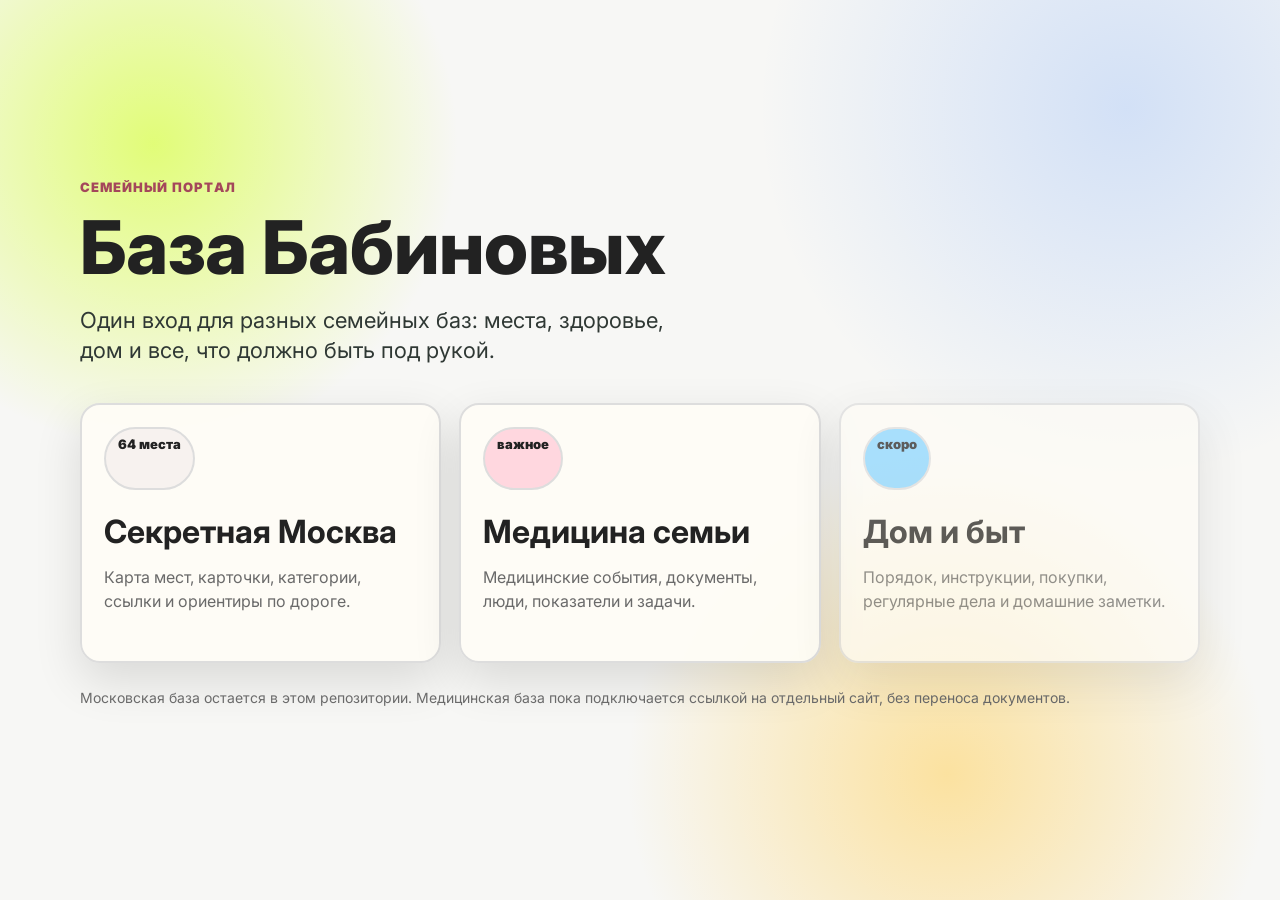
<file: index.html>
<!doctype html>
<html lang="ru">
  <head>
    <meta charset="utf-8" />
    <meta name="viewport" content="width=device-width, initial-scale=1" />
    <title>База Бабиновых</title>
    <link rel="stylesheet" href="./site/tokens.css?v=calm-40" />
    <link rel="stylesheet" href="./site/landing.css?v=calm-40" />
  </head>
  <body>
    <main class="portal-shell">
      <section class="portal-hero">
        <p class="portal-eyebrow">семейный портал</p>
        <h1 class="portal-title">База Бабиновых</h1>
        <p class="portal-lead">Один вход для разных семейных баз: места, здоровье, дом и все, что должно быть под рукой.</p>

        <div class="portal-grid" aria-label="Разделы">
          <a class="base-card" href="./site/?v=calm-40">
            <span>64 места</span>
            <strong>Секретная Москва</strong>
            <p>Карта мест, карточки, категории, ссылки и ориентиры по дороге.</p>
          </a>

          <a class="base-card medical" href="https://ulyana19svlv.github.io/MedsDataBase/">
            <span>важное</span>
            <strong>Медицина семьи</strong>
            <p>Медицинские события, документы, люди, показатели и задачи.</p>
          </a>

          <article class="base-card home" aria-label="Дом и быт">
            <span>скоро</span>
            <strong>Дом и быт</strong>
            <p>Порядок, инструкции, покупки, регулярные дела и домашние заметки.</p>
          </article>
        </div>

        <p class="portal-note">Московская база остается в этом репозитории. Медицинская база пока подключается ссылкой на отдельный сайт, без переноса документов.</p>
      </section>
    </main>
  </body>
</html>
</file>
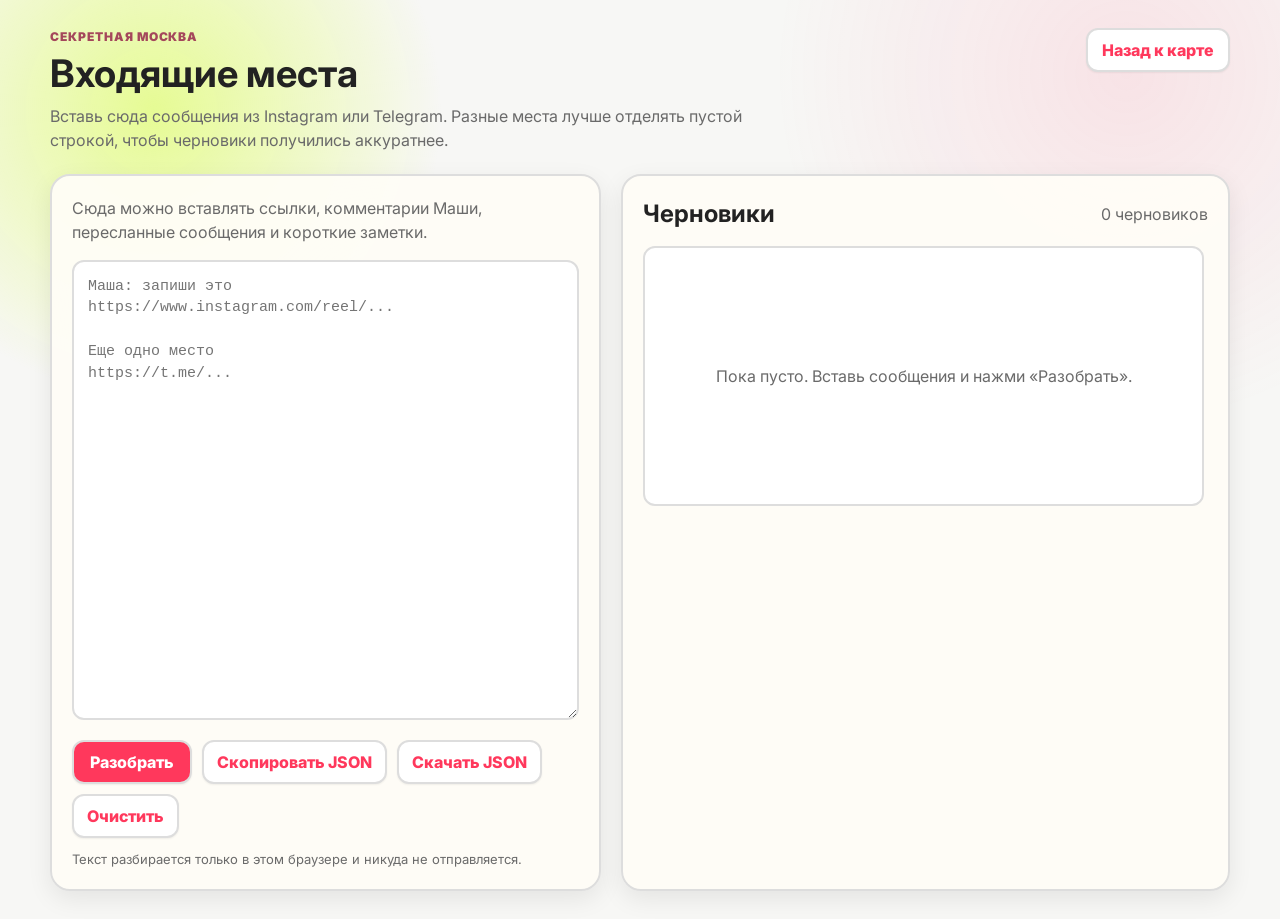
<file: site/inbox.html>
﻿<!doctype html>
<html lang="ru">
  <head>
    <meta charset="utf-8" />
    <meta name="viewport" content="width=device-width, initial-scale=1" />
    <title>Входящие - Секретная Москва</title>
    <link rel="stylesheet" href="./tokens.css?v=map-first-2" />
    <link rel="stylesheet" href="./inbox.css?v=map-first-2" />
  </head>
  <body>
    <main class="page">
      <header class="topbar">
        <div>
          <p class="eyebrow">Секретная Москва</p>
          <h1>Входящие места</h1>
          <p class="lead">Вставь сюда сообщения из Instagram или Telegram. Разные места лучше отделять пустой строкой, чтобы черновики получились аккуратнее.</p>
        </div>
        <a class="back-link" href="./">Назад к карте</a>
      </header>

      <div class="workspace">
        <section class="panel input-panel">
          <p>Сюда можно вставлять ссылки, комментарии Маши, пересланные сообщения и короткие заметки.</p>
          <textarea id="inboxText" placeholder="Маша: запиши это&#10;https://www.instagram.com/reel/...&#10;&#10;Еще одно место&#10;https://t.me/..."></textarea>
          <div class="actions">
            <button class="primary-button" id="parseInboxButton">Разобрать</button>
            <button class="secondary-button" id="copyInboxButton">Скопировать JSON</button>
            <button class="secondary-button" id="downloadInboxButton">Скачать JSON</button>
            <button class="secondary-button" id="clearInboxButton">Очистить</button>
          </div>
          <p class="privacy-note">Текст разбирается только в этом браузере и никуда не отправляется.</p>
        </section>

        <section class="panel output-panel">
          <div class="output-head">
            <h2>Черновики</h2>
            <p class="meta-line" id="inboxCountLabel">0 черновиков</p>
          </div>
          <div class="draft-list" id="inboxDraftList">
            <div class="empty-state">Пока пусто. Вставь сообщения и нажми «Разобрать».</div>
          </div>
        </section>
      </div>
    </main>

    <script>
      const INBOX_URL_RE = /https?:\/\/[^\s)>\]"']+/gi;
      const state = { drafts: [] };

      const elements = {
        clearButton: document.querySelector("#clearInboxButton"),
        copyButton: document.querySelector("#copyInboxButton"),
        countLabel: document.querySelector("#inboxCountLabel"),
        downloadButton: document.querySelector("#downloadInboxButton"),
        draftList: document.querySelector("#inboxDraftList"),
        parseButton: document.querySelector("#parseInboxButton"),
        text: document.querySelector("#inboxText")
      };

      function cleanUrl(url) {
        return url.trim().replace(/[.,;]+$/, "");
      }

      function splitBlocks(text) {
        return text
          .trim()
          .split(/\n\s*\n+/)
          .map((block) => block.split("\n").map((line) => line.trim()).filter(Boolean).join("\n"))
          .filter(Boolean);
      }

      function guessCategory(text) {
        const lower = text.toLowerCase();
        const checks = [
          ["рестораны и кафе", ["кафе", "кофе", "ресторан", "бар", "завтрак", "ужин", "еда"]],
          ["музеи и выставки", ["музей", "выстав", "галере", "павильон", "экспози"]],
          ["парки и прогулки", ["парк", "сад", "прогул", "набереж", "трамвайчик"]],
          ["спорт и активность", ["йога", "спорт", "батут", "падел", "фитнес", "клуб"]],
          ["мастер-классы", ["мастер", "студия", "рисован", "шить", "гончар", "керамик"]],
          ["пространства", ["пространство", "лофт", "холл", "ателье"]],
          ["спа и красота", ["спа", "массаж", "салон", "уход"]],
          ["события", ["событие", "концерт", "игра", "лото", "фестиваль"]]
        ];
        const found = checks.find(([, words]) => words.some((word) => lower.includes(word)));
        return found ? found[0] : "не разобрано";
      }

      function guessSource(urls) {
        const joined = urls.join(" ").toLowerCase();
        if (joined.includes("instagram.com")) return "instagram";
        if (joined.includes("t.me") || joined.includes("telegram")) return "telegram";
        return urls.length ? "link" : "text";
      }

      function titleFromBlock(block, urls) {
        const lines = block.split("\n").map((line) => line.trim()).filter(Boolean);
        const nonUrlLine = lines.find((line) => {
          INBOX_URL_RE.lastIndex = 0;
          return !INBOX_URL_RE.test(line);
        });
        if (nonUrlLine) return nonUrlLine.replace(/^(маша|masha|я|me)\s*:\s*/i, "").slice(0, 90);
        if (urls[0]) return urls[0].replace(/^https?:\/\//i, "").split("?")[0].slice(0, 90);
        return "Новое место";
      }

      async function makeId(text) {
        const data = new TextEncoder().encode(text);
        const hash = await crypto.subtle.digest("SHA-1", data);
        return "inbox-" + Array.from(new Uint8Array(hash))
          .slice(0, 6)
          .map((byte) => byte.toString(16).padStart(2, "0"))
          .join("");
      }

      async function parseInbox(text) {
        const createdAt = new Date().toISOString();
        const drafts = [];
        for (const block of splitBlocks(text)) {
          INBOX_URL_RE.lastIndex = 0;
          const urls = Array.from(new Set((block.match(INBOX_URL_RE) || []).map(cleanUrl)));
          drafts.push({
            id: await makeId(block),
            status: "new",
            source: guessSource(urls),
            title: titleFromBlock(block, urls),
            raw_text: block,
            urls,
            category_guess: guessCategory(block),
            notes: "",
            created_at: createdAt
          });
        }
        return drafts;
      }

      function escapeHtml(value) {
        return String(value)
          .replace(/&/g, "&amp;")
          .replace(/</g, "&lt;")
          .replace(/>/g, "&gt;")
          .replace(/"/g, "&quot;")
          .replace(/'/g, "&#39;");
      }

      function jsonText() {
        return JSON.stringify(state.drafts, null, 2);
      }

      function renderDrafts() {
        elements.countLabel.textContent = `${state.drafts.length} черновиков`;
        if (!state.drafts.length) {
          elements.draftList.innerHTML = '<div class="empty-state">Пока пусто. Вставь сообщения и нажми «Разобрать».</div>';
          return;
        }

        elements.draftList.innerHTML = state.drafts.map((draft) => `
          <article class="draft-card">
            <h3>${escapeHtml(draft.title)}</h3>
            <div class="draft-meta">
              <span>${escapeHtml(draft.source)}</span>
              <span>${escapeHtml(draft.category_guess)}</span>
              <span>${escapeHtml(draft.status)}</span>
            </div>
            <pre>${escapeHtml(draft.raw_text)}</pre>
          </article>
        `).join("");
      }

      function downloadJson() {
        const blob = new Blob([jsonText()], { type: "application/json" });
        const url = URL.createObjectURL(blob);
        const link = document.createElement("a");
        link.href = url;
        link.download = "places_inbox.json";
        link.click();
        URL.revokeObjectURL(url);
      }

      elements.parseButton.addEventListener("click", async () => {
        state.drafts = await parseInbox(elements.text.value);
        renderDrafts();
      });

      elements.copyButton.addEventListener("click", async () => {
        await navigator.clipboard.writeText(jsonText());
      });

      elements.downloadButton.addEventListener("click", downloadJson);

      elements.clearButton.addEventListener("click", () => {
        elements.text.value = "";
        state.drafts = [];
        renderDrafts();
      });
    </script>
  </body>
</html>
</file>
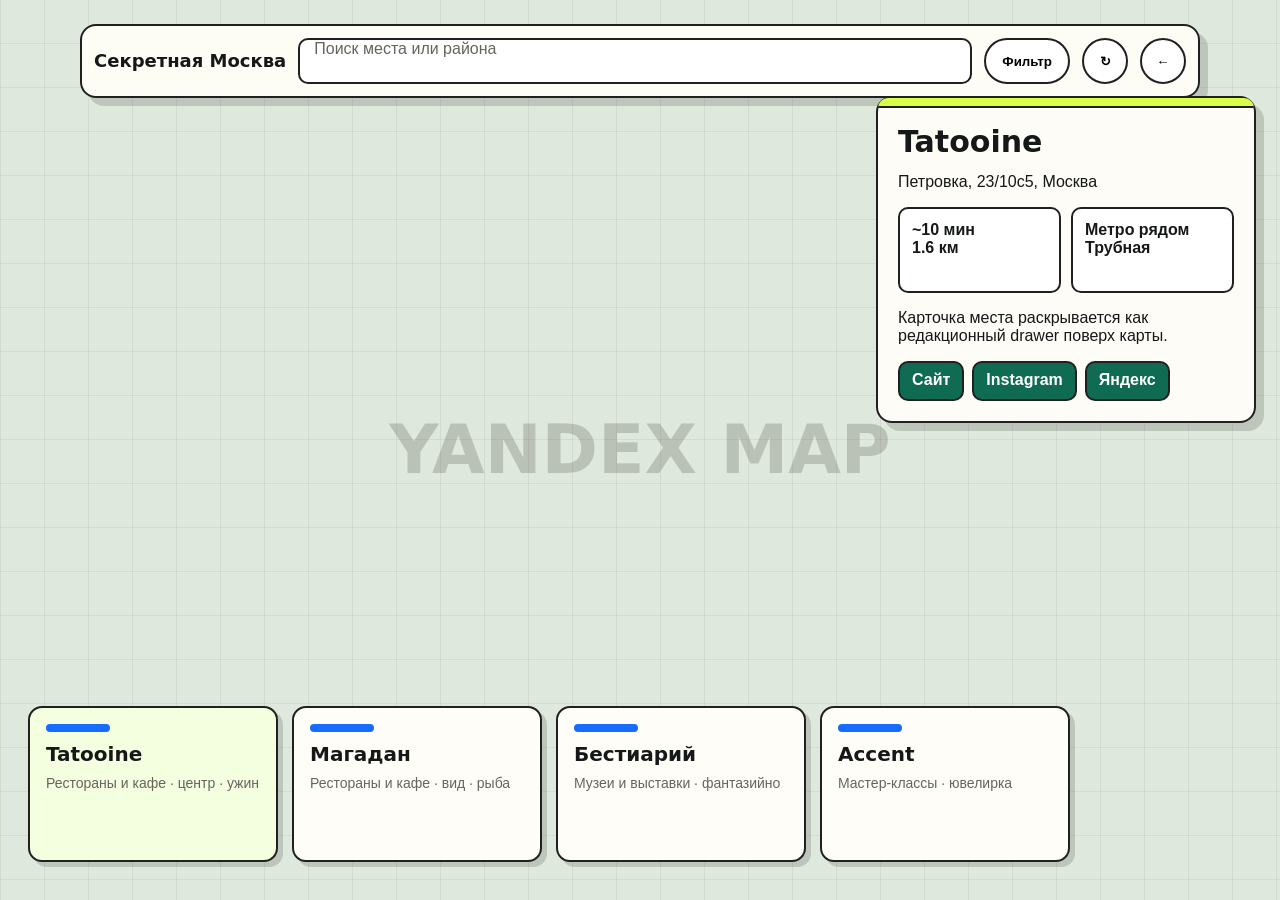
<file: .kombai/resources/wireframe-map-first.html>
<!doctype html>
<html lang="ru">
  <head>
    <meta charset="utf-8" />
    <meta name="viewport" content="width=device-width, initial-scale=1" />
    <title>Wireframe: Secret Moscow Map First</title>
    <style>
      :root {
        --bg: #fff8ec;
        --surface: #fffdf7;
        --text: #151718;
        --muted: #67645d;
        --border: #202020;
        --primary: #0f6b52;
        --accent: #ff4f7b;
        --support: #d9ff48;
        --info: #156cff;
        --shadow: 8px 8px 0 rgba(21, 23, 24, 0.16);
        --display: "Arial Black", system-ui, sans-serif;
        --body: "Segoe UI", Arial, sans-serif;
      }

      * { box-sizing: border-box; }

      body {
        margin: 0;
        background: var(--bg);
        color: var(--text);
        font-family: var(--body);
      }

      .frame {
        position: relative;
        min-height: 100vh;
        overflow: hidden;
        padding: 24px;
        background:
          linear-gradient(90deg, rgba(21, 23, 24, 0.06) 1px, transparent 1px) 0 0 / 44px 44px,
          linear-gradient(0deg, rgba(21, 23, 24, 0.06) 1px, transparent 1px) 0 0 / 44px 44px,
          #dfe8dc;
      }

      .map-label {
        position: absolute;
        inset: 0;
        display: grid;
        place-items: center;
        color: rgba(21, 23, 24, 0.18);
        font: 800 68px/1 var(--display);
        text-transform: uppercase;
      }

      .floating-header {
        position: relative;
        z-index: 2;
        display: grid;
        grid-template-columns: auto minmax(220px, 1fr) auto auto auto;
        gap: 12px;
        align-items: center;
        width: min(1120px, 100%);
        margin: 0 auto;
        padding: 12px;
        border: 2px solid var(--border);
        border-radius: 16px;
        background: rgba(255, 253, 247, 0.94);
        box-shadow: var(--shadow);
      }

      .logo {
        font: 800 18px/1 var(--display);
      }

      .search {
        min-height: 46px;
        border: 2px solid var(--border);
        border-radius: 10px;
        padding: 0 14px;
        background: #fff;
        color: var(--muted);
      }

      .chip,
      .icon {
        min-height: 46px;
        border: 2px solid var(--border);
        border-radius: 999px;
        background: #fff;
        font-weight: 800;
      }

      .chip {
        padding: 0 16px;
      }

      .icon {
        width: 46px;
      }

      .card-rail {
        position: absolute;
        left: 24px;
        right: 24px;
        bottom: 24px;
        z-index: 2;
        display: flex;
        gap: 14px;
        overflow: hidden;
        padding: 4px 4px 14px;
      }

      .place-card {
        flex: 0 0 250px;
        min-height: 156px;
        padding: 16px;
        border: 2px solid var(--border);
        border-radius: 14px;
        background: var(--surface);
        box-shadow: 5px 5px 0 rgba(21, 23, 24, 0.16);
      }

      .place-card::before {
        content: "";
        display: block;
        width: 64px;
        height: 8px;
        margin-bottom: 12px;
        border-radius: 999px;
        background: var(--info);
      }

      .place-card.active {
        background: #f4ffdf;
      }

      .place-card h3 {
        margin: 0 0 10px;
        font: 800 20px/1.05 var(--display);
      }

      .place-card p {
        margin: 0;
        color: var(--muted);
        font-size: 14px;
      }

      .drawer {
        position: absolute;
        right: 24px;
        top: 96px;
        z-index: 3;
        width: 380px;
        padding: 20px;
        border: 2px solid var(--border);
        border-radius: 16px;
        background: rgba(255, 253, 247, 0.96);
        box-shadow: var(--shadow);
      }

      .drawer .accent {
        height: 10px;
        margin: -20px -20px 18px;
        border-bottom: 2px solid var(--border);
        border-radius: 14px 14px 0 0;
        background: var(--support);
      }

      .drawer h2 {
        margin: 0 0 10px;
        font: 800 30px/1.04 var(--display);
      }

      .meta-grid {
        display: grid;
        grid-template-columns: 1fr 1fr;
        gap: 10px;
        margin: 16px 0;
      }

      .meta {
        min-height: 86px;
        padding: 12px;
        border: 2px solid var(--border);
        border-radius: 10px;
        background: #fff;
        font-weight: 800;
      }

      .links {
        display: flex;
        gap: 8px;
        flex-wrap: wrap;
      }

      .links span {
        min-height: 40px;
        padding: 8px 12px;
        border: 2px solid var(--border);
        border-radius: 10px;
        background: var(--primary);
        color: #fff;
        font-weight: 800;
      }

      @media (max-width: 760px) {
        .frame {
          padding: 14px;
          min-height: 100svh;
        }

        .floating-header {
          grid-template-columns: 1fr auto auto;
        }

        .search {
          grid-column: 1 / -1;
          order: 2;
        }

        .chip {
          display: none;
        }

        .drawer {
          left: 10px;
          right: 10px;
          top: auto;
          bottom: 96px;
          width: auto;
        }

        .card-rail {
          left: 10px;
          right: 10px;
          bottom: 10px;
        }
      }
    </style>
  </head>
  <body>
    <main class="frame">
      <div class="map-label">Yandex Map</div>

      <header class="floating-header">
        <div class="logo">Секретная Москва</div>
        <div class="search">Поиск места или района</div>
        <button class="chip">Фильтр</button>
        <button class="icon">↻</button>
        <button class="icon">←</button>
      </header>

      <aside class="drawer">
        <div class="accent"></div>
        <h2>Tatooine</h2>
        <p>Петровка, 23/10с5, Москва</p>
        <div class="meta-grid">
          <div class="meta">~10 мин<br />1.6 км</div>
          <div class="meta">Метро рядом<br />Трубная</div>
        </div>
        <p>Карточка места раскрывается как редакционный drawer поверх карты.</p>
        <div class="links">
          <span>Сайт</span>
          <span>Instagram</span>
          <span>Яндекс</span>
        </div>
      </aside>

      <section class="card-rail" aria-label="Карточки мест">
        <article class="place-card active">
          <h3>Tatooine</h3>
          <p>Рестораны и кафе · центр · ужин</p>
        </article>
        <article class="place-card">
          <h3>Магадан</h3>
          <p>Рестораны и кафе · вид · рыба</p>
        </article>
        <article class="place-card">
          <h3>Бестиарий</h3>
          <p>Музеи и выставки · фантазийно</p>
        </article>
        <article class="place-card">
          <h3>Accent</h3>
          <p>Мастер-классы · ювелирка</p>
        </article>
      </section>
    </main>
  </body>
</html>
</file>
<file: site/tokens.css>
@import url("https://fonts.googleapis.com/css2?family=Inter:wght@400;500;600;700;800&display=swap&subset=cyrillic");

:root {
  color-scheme: light;
  --color-bg: #f7f7f5;
  --color-surface: #fbfaf8;
  --color-surface-strong: #ffffff;
  --color-text: #222222;
  --color-muted: #6a6a6a;
  --color-border: #dddddd;
  --color-primary: #ff385c;
  --color-accent: #ff385c;
  --color-support: #f7f2ef;
  --color-info: #315f72;
  --color-warm: #f1ebe5;
  --font-display: "Inter", -apple-system, BlinkMacSystemFont, "Segoe UI", sans-serif;
  --font-body: "Inter", -apple-system, BlinkMacSystemFont, "Segoe UI", sans-serif;
  --radius-sm: 8px;
  --radius-md: 12px;
  --radius-lg: 20px;
  --shadow-sm: 0 1px 2px rgba(0, 0, 0, 0.06);
  --shadow-md: 0 8px 24px rgba(0, 0, 0, 0.08);
  --shadow-lg: 0 18px 48px rgba(0, 0, 0, 0.12);
  --focus-ring: 0 0 0 3px rgba(255, 56, 92, 0.18), 0 0 0 1px rgba(255, 56, 92, 0.55);
  --ease-out: cubic-bezier(0.16, 1, 0.3, 1);
}

* {
  box-sizing: border-box;
}

html {
  background: var(--color-bg);
  color: var(--color-text);
  font-family: var(--font-body);
  letter-spacing: 0;
}

body {
  margin: 0;
  background: var(--color-bg);
  color: var(--color-text);
  font-family: var(--font-body);
  line-height: 1.5;
  letter-spacing: 0;
  -webkit-font-smoothing: antialiased;
  text-rendering: optimizeLegibility;
}

button,
input,
textarea {
  font: inherit;
}

button,
a,
input,
textarea {
  outline: none;
}

button:focus-visible,
a:focus-visible,
input:focus-visible,
textarea:focus-visible {
  box-shadow: var(--focus-ring);
}

button,
a {
  -webkit-tap-highlight-color: transparent;
}
</file>
<file: site/landing.css>
.portal-shell {
  display: grid;
  min-height: 100dvh;
  padding: 56px 28px;
  background:
    radial-gradient(circle at 12% 16%, rgba(217, 255, 72, 0.72), transparent 19rem),
    radial-gradient(circle at 88% 12%, rgba(21, 108, 255, 0.16), transparent 23rem),
    radial-gradient(circle at 74% 86%, rgba(255, 208, 90, 0.55), transparent 20rem),
    var(--color-bg);
}

.portal-hero {
  align-self: center;
  width: min(1120px, 100%);
  margin: 0 auto;
}

.portal-eyebrow {
  margin: 0 0 14px;
  color: #a4475b;
  font-size: 13px;
  font-weight: 900;
  letter-spacing: 0.08em;
  text-transform: uppercase;
}

.portal-title {
  max-width: 760px;
  margin: 0;
  font-family: var(--font-display);
  font-size: 74px;
  font-weight: 800;
  line-height: 0.98;
}

.portal-lead {
  max-width: 620px;
  margin: 22px 0 38px;
  color: #2f3834;
  font-size: 22px;
  line-height: 1.36;
}

.portal-grid {
  display: grid;
  grid-template-columns: repeat(3, minmax(0, 1fr));
  gap: 18px;
}

.base-card {
  display: grid;
  min-height: 260px;
  padding: 22px;
  border: 2px solid var(--color-border);
  border-radius: var(--radius-lg);
  background: rgba(255, 253, 247, 0.92);
  color: inherit;
  text-decoration: none;
  box-shadow: var(--shadow-lg);
  transition: transform 180ms var(--ease-out), box-shadow 180ms ease, background-color 180ms ease;
}

.base-card:hover {
  transform: translate(-2px, -2px);
  box-shadow: 13px 13px 0 rgba(21, 23, 24, 0.18);
}

.base-card strong {
  align-self: end;
  font-family: var(--font-display);
  font-size: 32px;
  line-height: 1.02;
}

.base-card span {
  width: fit-content;
  min-height: 34px;
  padding: 6px 12px;
  border: 2px solid var(--color-border);
  border-radius: 999px;
  background: var(--color-support);
  font-size: 13px;
  font-weight: 900;
}

.base-card p {
  margin: 16px 0 0;
  color: var(--color-muted);
  font-size: 16px;
}

.base-card.medical span {
  background: #ffd7df;
}

.base-card.home span {
  background: #8bd6ff;
}

.base-card.home {
  opacity: 0.72;
}

.portal-note {
  margin-top: 24px;
  color: var(--color-muted);
  font-size: 14px;
}

@media (max-width: 820px) {
  .portal-shell {
    padding: 34px 18px;
  }

  .portal-title {
    font-size: 46px;
  }

  .portal-lead {
    font-size: 18px;
  }

  .portal-grid {
    grid-template-columns: 1fr;
  }

  .base-card {
    min-height: 210px;
  }
}
</file>
<file: site/inbox.css>
.page {
  min-height: 100dvh;
  padding: 28px;
  background:
    radial-gradient(circle at 12% 12%, rgba(217, 255, 72, 0.56), transparent 18rem),
    radial-gradient(circle at 88% 8%, rgba(255, 79, 123, 0.12), transparent 22rem),
    var(--color-bg);
}

.topbar {
  display: flex;
  align-items: flex-start;
  justify-content: space-between;
  gap: 18px;
  max-width: 1180px;
  margin: 0 auto 22px;
}

.eyebrow {
  margin: 0 0 8px;
  color: #a4475b;
  font-size: 12px;
  font-weight: 900;
  letter-spacing: 0.08em;
  text-transform: uppercase;
}

h1,
h2,
h3,
p {
  margin-top: 0;
}

h1 {
  margin-bottom: 10px;
  font-family: var(--font-display);
  font-size: 38px;
  line-height: 1.04;
}

.lead {
  max-width: 700px;
  margin-bottom: 0;
  color: var(--color-muted);
}

.back-link {
  display: inline-flex;
  min-height: 44px;
  align-items: center;
  padding: 0 14px;
  border: 2px solid var(--color-border);
  border-radius: var(--radius-md);
  background: var(--color-surface-strong);
  color: var(--color-primary);
  font-weight: 800;
  text-decoration: none;
  white-space: nowrap;
  box-shadow: var(--shadow-sm);
}

.workspace {
  display: grid;
  grid-template-columns: minmax(340px, 0.95fr) minmax(340px, 1.05fr);
  gap: 20px;
  max-width: 1180px;
  margin: 0 auto;
}

.panel {
  min-width: 0;
  border: 2px solid var(--color-border);
  border-radius: var(--radius-lg);
  background: rgba(255, 253, 247, 0.94);
  box-shadow: var(--shadow-md);
}

.input-panel,
.output-panel {
  padding: 20px;
}

.input-panel p,
.privacy-note,
.meta-line {
  color: var(--color-muted);
}

textarea {
  width: 100%;
  min-height: 460px;
  resize: vertical;
  border: 2px solid var(--color-border);
  border-radius: var(--radius-md);
  padding: 14px;
  background: var(--color-surface-strong);
  color: var(--color-text);
  font: 15px/1.45 ui-monospace, SFMono-Regular, Consolas, monospace;
}

.actions {
  display: flex;
  flex-wrap: wrap;
  gap: 10px;
  margin-top: 14px;
}

button {
  min-height: 44px;
  border-radius: var(--radius-md);
  cursor: pointer;
}

.primary-button {
  border: 2px solid var(--color-border);
  padding: 0 16px;
  background: var(--color-primary);
  color: #fff;
  font-weight: 800;
  box-shadow: var(--shadow-sm);
}

.secondary-button {
  border: 2px solid var(--color-border);
  padding: 0 13px;
  background: var(--color-surface-strong);
  color: var(--color-primary);
  font-weight: 800;
  box-shadow: var(--shadow-sm);
}

.secondary-button:hover,
.back-link:hover {
  background: rgba(217, 255, 72, 0.45);
}

.privacy-note {
  margin: 12px 0 0;
  font-size: 13px;
}

.output-head {
  display: flex;
  align-items: center;
  justify-content: space-between;
  gap: 12px;
  margin-bottom: 14px;
}

.output-head h2,
.meta-line {
  margin-bottom: 0;
}

.draft-list {
  display: grid;
  gap: 12px;
  max-height: 620px;
  overflow: auto;
  padding-right: 4px;
}

.draft-card,
.empty-state {
  border: 2px solid var(--color-border);
  border-radius: var(--radius-md);
  background: var(--color-surface-strong);
}

.draft-card {
  padding: 14px;
}

.draft-card h3 {
  margin-bottom: 9px;
  font-size: 18px;
}

.draft-meta {
  display: flex;
  flex-wrap: wrap;
  gap: 7px;
  margin-bottom: 10px;
}

.draft-meta span {
  border-radius: 999px;
  padding: 5px 8px;
  background: #fff0bf;
  color: #4d514d;
  font-size: 12px;
  font-weight: 800;
}

.draft-card pre {
  margin: 0;
  white-space: pre-wrap;
  overflow-wrap: anywhere;
  color: #4a514c;
  font: 13px/1.45 ui-monospace, SFMono-Regular, Consolas, monospace;
}

.empty-state {
  display: grid;
  min-height: 260px;
  place-items: center;
  padding: 24px;
  color: var(--color-muted);
  text-align: center;
}

@media (max-width: 860px) {
  .page {
    padding: 18px;
  }

  .topbar {
    display: grid;
  }

  h1 {
    font-size: 31px;
  }

  .workspace {
    grid-template-columns: 1fr;
  }

  textarea {
    min-height: 360px;
  }

  .draft-list {
    max-height: none;
  }
}
</file>
